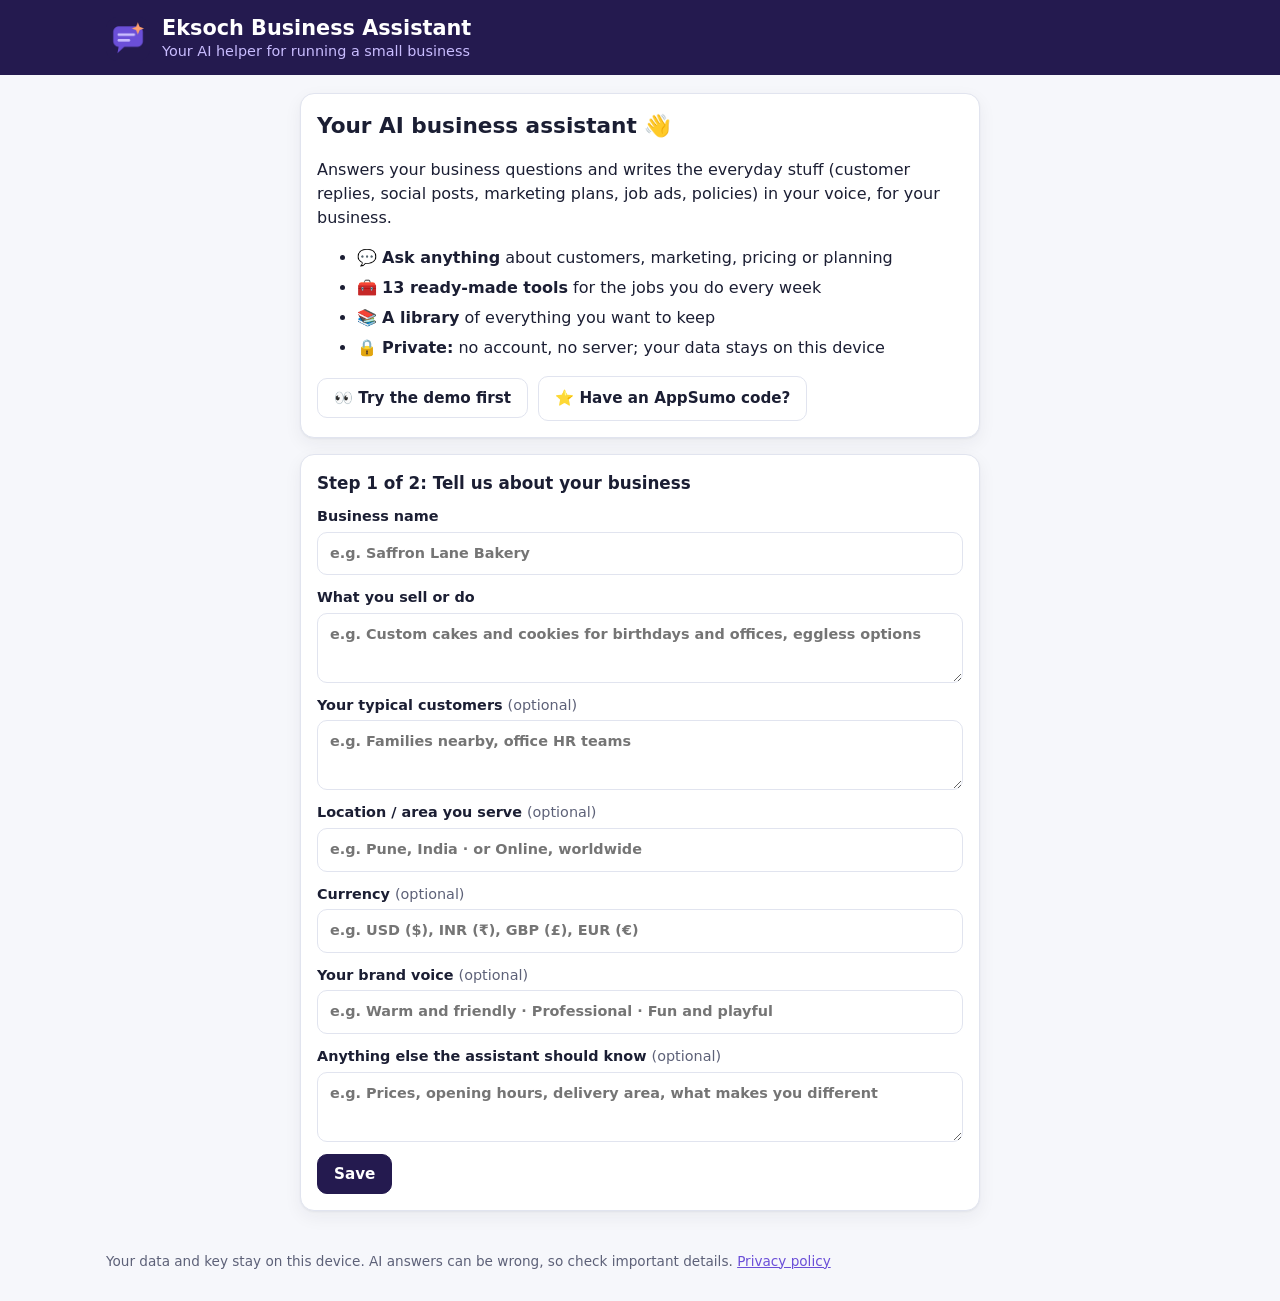
<file: index.html>
<!doctype html>
<html lang="en">
<head>
  <meta charset="utf-8">
  <meta name="viewport" content="width=device-width, initial-scale=1, viewport-fit=cover">
  <title>Eksoch Business Assistant</title>
  <meta name="description" content="An AI business assistant for small businesses: answers questions and writes customer emails, social posts, marketing plans, job ads, policies and more.">
  <meta name="theme-color" content="#241a4f">
  <link rel="manifest" href="manifest.webmanifest">
  <link rel="icon" href="icons/icon-192.png">
  <link rel="apple-touch-icon" href="icons/icon-192.png">
  <link rel="stylesheet" href="styles.css">
</head>
<body>
  <header class="hero">
    <div class="wrap top">
      <div class="brand">
        <img src="icons/icon-192.png" width="44" height="44" alt="">
        <div>
          <h1>Eksoch Business Assistant</h1>
          <p id="bizLine">Your AI helper for running a small business</p>
        </div>
      </div>
      <span id="demoBadge" class="badge" hidden>Demo mode</span>
      <span id="proBadge" class="badge" hidden>⭐ Pro</span>
    </div>
    <nav class="wrap tabs" id="tabs" aria-label="Sections" hidden>
      <a href="#ask" data-page="ask">💬 Ask</a>
      <a href="#tools" data-page="tools">🧰 Tools</a>
      <a href="#library" data-page="library">📚 Library</a>
      <a href="#business" data-page="business">🏢 My business</a>
      <a href="#pro" data-page="pro">⭐ Pro</a>
      <a href="#settings" data-page="settings">⚙️ Settings</a>
    </nav>
  </header>

  <main class="wrap" id="main" tabindex="-1"></main>

  <footer class="wrap foot">
    <span>Your data and key stay on this device. AI answers can be wrong, so check important details. </span>
    <a href="privacy.html">Privacy policy</a>
  </footer>

  <div id="toast" class="toast" role="status" aria-live="polite" hidden></div>

  <script src="pro-codes.js"></script>
  <script src="tools.js"></script>
  <script src="app.js"></script>
</body>
</html>
</file>
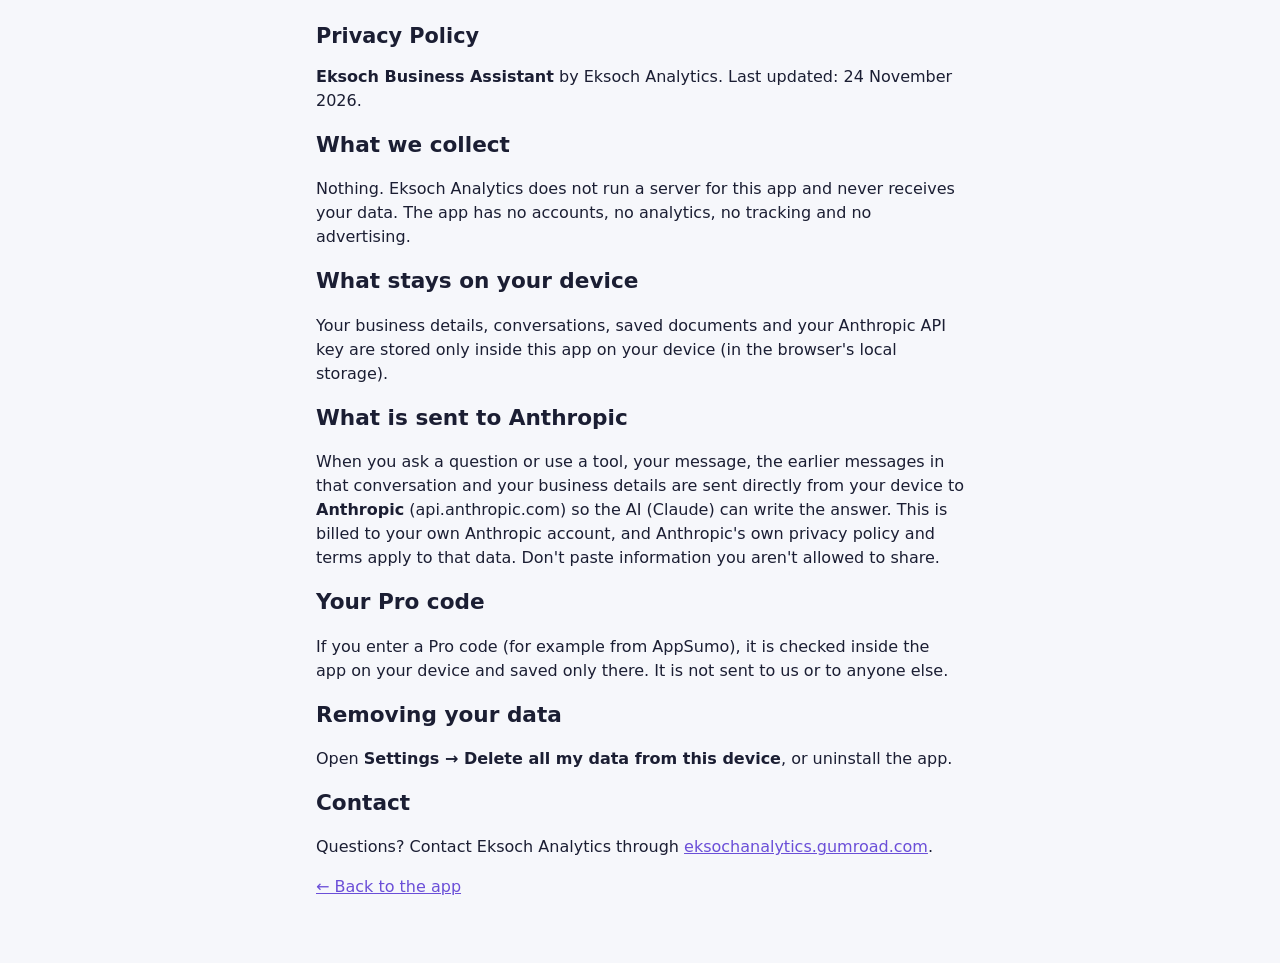
<file: privacy.html>
<!doctype html>
<html lang="en">
<head>
  <meta charset="utf-8">
  <meta name="viewport" content="width=device-width, initial-scale=1">
  <title>Privacy Policy · Eksoch Business Assistant</title>
  <link rel="stylesheet" href="styles.css">
  <style>main { max-width: 680px; padding: 24px 16px 48px; margin-inline: auto; } h1 { margin-bottom: 16px; }</style>
</head>
<body>
  <main>
    <h1>Privacy Policy</h1>
    <p><strong>Eksoch Business Assistant</strong> by Eksoch Analytics. Last updated: 24 November 2026.</p>

    <h2>What we collect</h2>
    <p>Nothing. Eksoch Analytics does not run a server for this app and never receives your data.
      The app has no accounts, no analytics, no tracking and no advertising.</p>

    <h2>What stays on your device</h2>
    <p>Your business details, conversations, saved documents and your Anthropic API key are stored only
      inside this app on your device (in the browser's local storage).</p>

    <h2>What is sent to Anthropic</h2>
    <p>When you ask a question or use a tool, your message, the earlier messages in that conversation and
      your business details are sent directly from your device to <strong>Anthropic</strong> (api.anthropic.com)
      so the AI (Claude) can write the answer. This is billed to your own Anthropic account, and
      Anthropic's own privacy policy and terms apply to that data. Don't paste information you aren't allowed to share.</p>

    <h2>Your Pro code</h2>
    <p>If you enter a Pro code (for example from AppSumo), it is checked inside the app on your device
      and saved only there. It is not sent to us or to anyone else.</p>

    <h2>Removing your data</h2>
    <p>Open <strong>Settings → Delete all my data from this device</strong>, or uninstall the app.</p>

    <h2>Contact</h2>
    <p>Questions? Contact Eksoch Analytics through <a href="https://eksochanalytics.gumroad.com">eksochanalytics.gumroad.com</a>.</p>
    <p><a href="./">← Back to the app</a></p>
  </main>
</body>
</html>
</file>
<file: styles.css>
:root {
  --bg: #f6f7fb;
  --card: #ffffff;
  --ink: #1b1e33;
  --muted: #5d6178;
  --line: #e1e4ef;
  --navy: #241a4f;
  --teal: #6b4fd8;
  --mint: #c9bdff;
  --amber: #ff9f6e;
  --accent: #241a4f;
  --accent-ink: #ffffff;
  --bar: #6b4fd8;
  --good: #1f8a5c;
  --bad: #c0392b;
  --bad-bg: #fdecea;
  --warn-bg: #fff4e2;
  --field: #ffffff;
  --shadow: 0 1px 2px rgba(27, 30, 51, .05), 0 6px 18px rgba(27, 30, 51, .06);
}
@media (prefers-color-scheme: dark) {
  :root {
    --bg: #12142a;
    --card: #1c1f3a;
    --ink: #eef0fa;
    --muted: #a7abc6;
    --line: #2d3156;
    --teal: #a996ff;
    --accent: #ff9f6e;
    --accent-ink: #12142a;
    --bar: #a996ff;
    --good: #5ccf98;
    --bad: #ff8a7a;
    --bad-bg: #3a1f2a;
    --warn-bg: #33291a;
    --field: #15182f;
    --shadow: none;
  }
}

* { box-sizing: border-box; }
[hidden] { display: none !important; }
html { -webkit-text-size-adjust: 100%; }
body {
  margin: 0; background: var(--bg); color: var(--ink);
  font: 16px/1.5 "Segoe UI", system-ui, -apple-system, Roboto, sans-serif;
  padding-bottom: env(safe-area-inset-bottom);
}
.wrap { max-width: 1100px; margin-inline: auto; padding-inline: 16px; }
a { color: var(--teal); }
h2 { font-size: 1.35rem; margin: 8px 0 12px; }
h3 { font-size: 1.05rem; margin: 0 0 10px; }
.muted { color: var(--muted); }
.small { font-size: .88rem; }

/* Header */
.hero { background: var(--navy); color: #fff; margin-bottom: 18px; }
.top { display: flex; align-items: center; justify-content: space-between; gap: 12px; padding-top: 16px; padding-bottom: 12px; }
.brand { display: flex; align-items: center; gap: 12px; }
.brand img { border-radius: 12px; }
h1 { font-size: 1.3rem; margin: 0; line-height: 1.2; }
.brand p { margin: 0; color: var(--mint); font-size: .9rem; }
.badge { background: var(--amber); color: #12142a; font-weight: 700; font-size: .8rem; padding: 4px 10px; border-radius: 999px; white-space: nowrap; }
.tabs { display: flex; gap: 4px; overflow-x: auto; scrollbar-width: none; padding-bottom: 0; }
.tabs::-webkit-scrollbar { display: none; }
.tabs a {
  color: #d9dcf0; text-decoration: none; padding: 10px 12px; border-radius: 10px 10px 0 0;
  white-space: nowrap; font-weight: 600; font-size: .93rem;
}
.tabs a:hover { background: rgba(255, 255, 255, .08); }
.tabs a[aria-current="page"] { background: var(--bg); color: var(--ink); }

/* Cards & layout */
.card { background: var(--card); border: 1px solid var(--line); border-radius: 14px; padding: 16px; box-shadow: var(--shadow); margin-bottom: 16px; }
.grid { display: grid; gap: 12px; }
.kpis { grid-template-columns: repeat(4, minmax(0, 1fr)); }
.two { grid-template-columns: repeat(2, minmax(0, 1fr)); }
.three { grid-template-columns: repeat(3, minmax(0, 1fr)); }
@media (max-width: 760px) {
  .kpis { grid-template-columns: repeat(2, minmax(0, 1fr)); }
  .two, .three { grid-template-columns: 1fr; }
}
.kpi { background: var(--card); border: 1px solid var(--line); border-radius: 14px; padding: 14px 16px; box-shadow: var(--shadow); }
.kpi span { display: block; color: var(--muted); font-size: .85rem; }
.kpi strong { font-size: 1.6rem; font-variant-numeric: tabular-nums; }
.row { display: flex; gap: 10px; align-items: center; flex-wrap: wrap; }
.spread { justify-content: space-between; }

/* Buttons & fields */
.btn {
  display: inline-flex; align-items: center; justify-content: center; gap: 6px;
  padding: 10px 16px; border-radius: 10px; font-weight: 600; font-size: .95rem; font-family: inherit;
  text-decoration: none; border: 1px solid var(--line); color: var(--ink); background: var(--card); cursor: pointer;
}
.btn:hover { border-color: var(--muted); }
.btn.primary { background: var(--accent); color: var(--accent-ink); border-color: var(--accent); }
.btn.danger { color: var(--bad); }
.btn:disabled { opacity: .5; cursor: not-allowed; }
.btn.small { padding: 6px 10px; font-size: .85rem; }
label { display: block; font-weight: 600; font-size: .9rem; margin-bottom: 12px; }
label .hint { font-weight: 400; color: var(--muted); }
input, select, textarea {
  display: block; width: 100%; margin-top: 4px; padding: 10px 12px; font: inherit; color: var(--ink);
  background: var(--field); border: 1px solid var(--line); border-radius: 10px;
}
input:focus, select:focus, textarea:focus, .btn:focus-visible, .tabs a:focus-visible { outline: 2px solid var(--teal); outline-offset: 1px; }
textarea { min-height: 110px; resize: vertical; }
.check { display: flex; gap: 8px; align-items: center; font-weight: 400; }
.check input { width: auto; margin: 0; }

/* Messages */
.msg { border-radius: 10px; padding: 10px 14px; margin: 0 0 14px; }
.msg.error { background: var(--bad-bg); color: var(--bad); }
.msg.warn { background: var(--warn-bg); }
.msg.info { background: var(--card); border: 1px solid var(--line); }
.toast {
  position: fixed; left: 50%; bottom: 20px; transform: translateX(-50%); z-index: 10;
  background: var(--navy); color: #fff; padding: 10px 18px; border-radius: 999px; box-shadow: 0 6px 18px rgba(0, 0, 0, .25);
  max-width: calc(100% - 32px);
}

/* Tables */
.table-wrap { overflow-x: auto; }
table { width: 100%; border-collapse: collapse; font-size: .93rem; }
th, td { text-align: left; padding: 9px 10px; border-bottom: 1px solid var(--line); vertical-align: top; }
th { color: var(--muted); font-weight: 600; font-size: .82rem; text-transform: uppercase; letter-spacing: .02em; }
td.num, th.num { text-align: right; font-variant-numeric: tabular-nums; white-space: nowrap; }
.pill { display: inline-block; padding: 2px 8px; border-radius: 999px; font-size: .8rem; font-weight: 600; background: var(--line); }
.pill.on { background: rgba(31, 138, 92, .15); color: var(--good); }


/* Welcome */
.welcome { max-width: 680px; margin: 10px auto 30px; }
.welcome ol { padding-left: 20px; }
.welcome li { margin-bottom: 6px; }
.loading { color: var(--muted); padding: 30px 0; text-align: center; }
.foot { color: var(--muted); font-size: .85rem; padding-top: 10px; padding-bottom: 30px; }
.tabs a.locked::after { content: " 🔒"; font-size: .8em; }
code { background: var(--line); border-radius: 5px; padding: 1px 5px; font-size: .9em; }

/* Tool cards */
.tools { grid-template-columns: repeat(auto-fill, minmax(240px, 1fr)); }
.tool {
  display: block; text-decoration: none; color: var(--ink); background: var(--card); border: 1px solid var(--line);
  border-radius: 14px; padding: 14px 16px; box-shadow: var(--shadow); position: relative;
}
.tool:hover { border-color: var(--teal); }
.tool .ic { font-size: 1.5rem; }
.tool strong { display: block; margin: 4px 0 2px; }
.tool p { margin: 0; color: var(--muted); font-size: .88rem; }
.tool .lock { position: absolute; top: 10px; right: 12px; font-size: .78rem; color: var(--muted); }
.cat { margin: 18px 0 8px; font-size: .82rem; text-transform: uppercase; letter-spacing: .05em; color: var(--muted); }

/* Work area: form + output */
.work { display: grid; grid-template-columns: minmax(0, 5fr) minmax(0, 7fr); gap: 16px; align-items: start; }
@media (max-width: 860px) { .work { grid-template-columns: 1fr; } }
.chips { display: flex; flex-wrap: wrap; gap: 6px; margin: 10px 0; }
.chip { border: 1px solid var(--line); background: var(--field); color: var(--ink); border-radius: 999px; padding: 5px 12px; font: inherit; font-size: .85rem; cursor: pointer; }
.chip:hover { border-color: var(--teal); }
.chip:disabled { opacity: .5; cursor: not-allowed; }

/* Rendered AI text */
.md { overflow-wrap: anywhere; }
.md > :first-child { margin-top: 0; }
.md > :last-child { margin-bottom: 0; }
.md h1, .md h2, .md h3, .md h4 { font-size: 1.05rem; margin: 16px 0 6px; }
.md h1 { font-size: 1.2rem; }
.md p { margin: 0 0 10px; }
.md ul, .md ol { margin: 0 0 10px; padding-left: 22px; }
.md li { margin-bottom: 3px; }
.md table { margin: 6px 0 12px; }
.md .table-wrap { margin-bottom: 10px; }
.md hr { border: 0; border-top: 1px solid var(--line); margin: 14px 0; }
.md blockquote { margin: 0 0 10px; padding: 4px 12px; border-left: 3px solid var(--teal); color: var(--muted); }
.output { min-height: 160px; }
.output .placeholder { color: var(--muted); }
.cursor::after { content: "▍"; animation: blink 1s steps(2) infinite; color: var(--teal); }
@keyframes blink { 50% { opacity: 0; } }
@media (prefers-reduced-motion: reduce) { .cursor::after { animation: none; } }

/* Chat */
.chat { display: grid; grid-template-columns: 240px minmax(0, 1fr); gap: 16px; align-items: start; }
@media (max-width: 760px) { .chat { grid-template-columns: 1fr; } .convs { order: 2; } }
.convs { padding: 10px; }
.convs a { display: block; padding: 8px 10px; border-radius: 8px; color: var(--ink); text-decoration: none; font-size: .9rem; overflow: hidden; text-overflow: ellipsis; white-space: nowrap; }
.convs a:hover { background: var(--line); }
.convs a[aria-current="true"] { background: var(--line); font-weight: 600; }
.thread { display: flex; flex-direction: column; gap: 12px; min-height: 300px; }
.bubble { border-radius: 14px; padding: 10px 14px; max-width: 100%; }
.bubble.user { align-self: flex-end; background: var(--teal); color: #fff; max-width: 85%; white-space: pre-wrap; overflow-wrap: anywhere; }
.bubble.ai { background: var(--card); border: 1px solid var(--line); }
.bubble .acts { display: flex; gap: 6px; margin-top: 8px; flex-wrap: wrap; }
.composer { display: flex; gap: 8px; align-items: flex-end; margin-top: 14px; }
.composer textarea { min-height: 52px; max-height: 220px; margin: 0; }
.starters { display: grid; grid-template-columns: repeat(2, minmax(0, 1fr)); gap: 8px; }
@media (max-width: 560px) { .starters { grid-template-columns: 1fr; } }
.starters button { text-align: left; justify-content: flex-start; }

/* Library */
.docs { display: grid; gap: 8px; }
.doc { display: flex; justify-content: space-between; gap: 12px; align-items: center; padding: 12px 14px; background: var(--card); border: 1px solid var(--line); border-radius: 12px; text-decoration: none; color: var(--ink); }
.doc:hover { border-color: var(--teal); }
.doc span { min-width: 0; overflow: hidden; text-overflow: ellipsis; white-space: nowrap; }
.doc small { color: var(--muted); white-space: nowrap; }
.meter { height: 8px; background: var(--line); border-radius: 999px; overflow: hidden; margin: 6px 0 2px; }
.meter div { height: 100%; background: var(--teal); }
</file>
